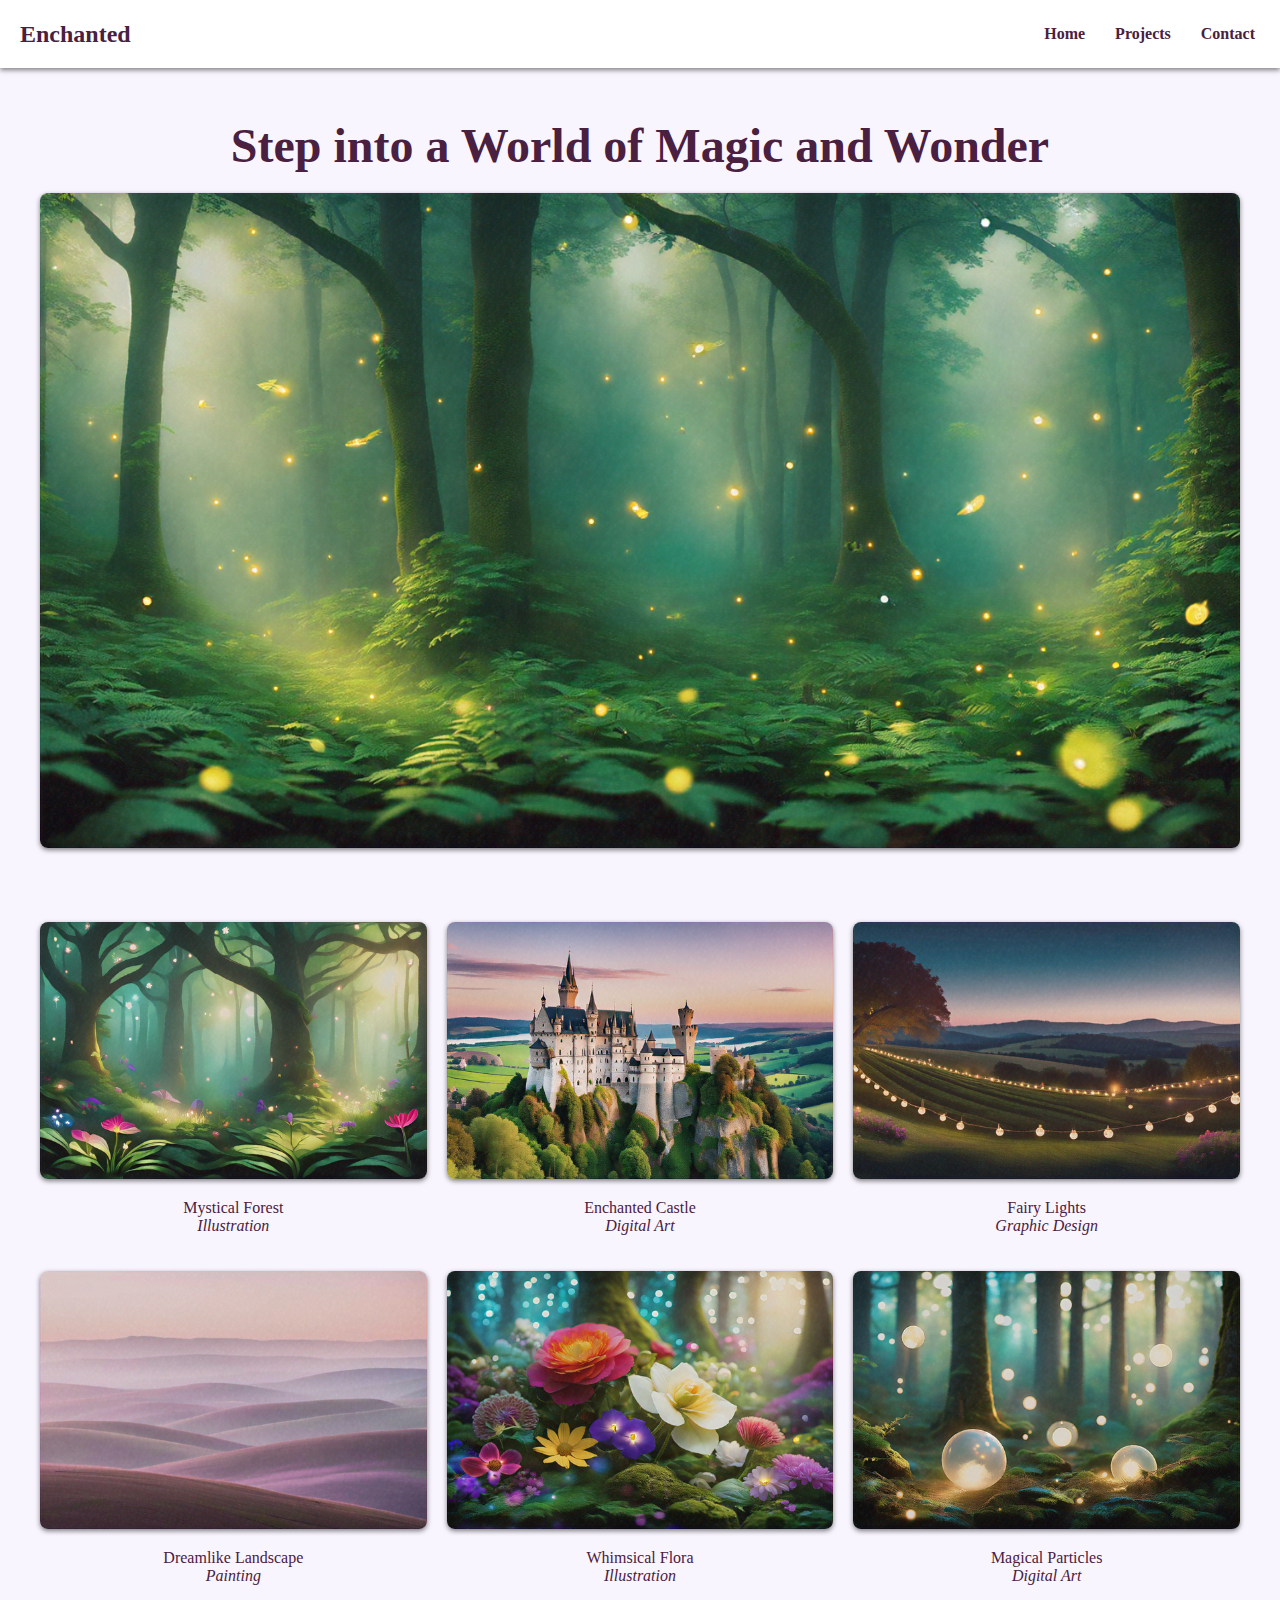
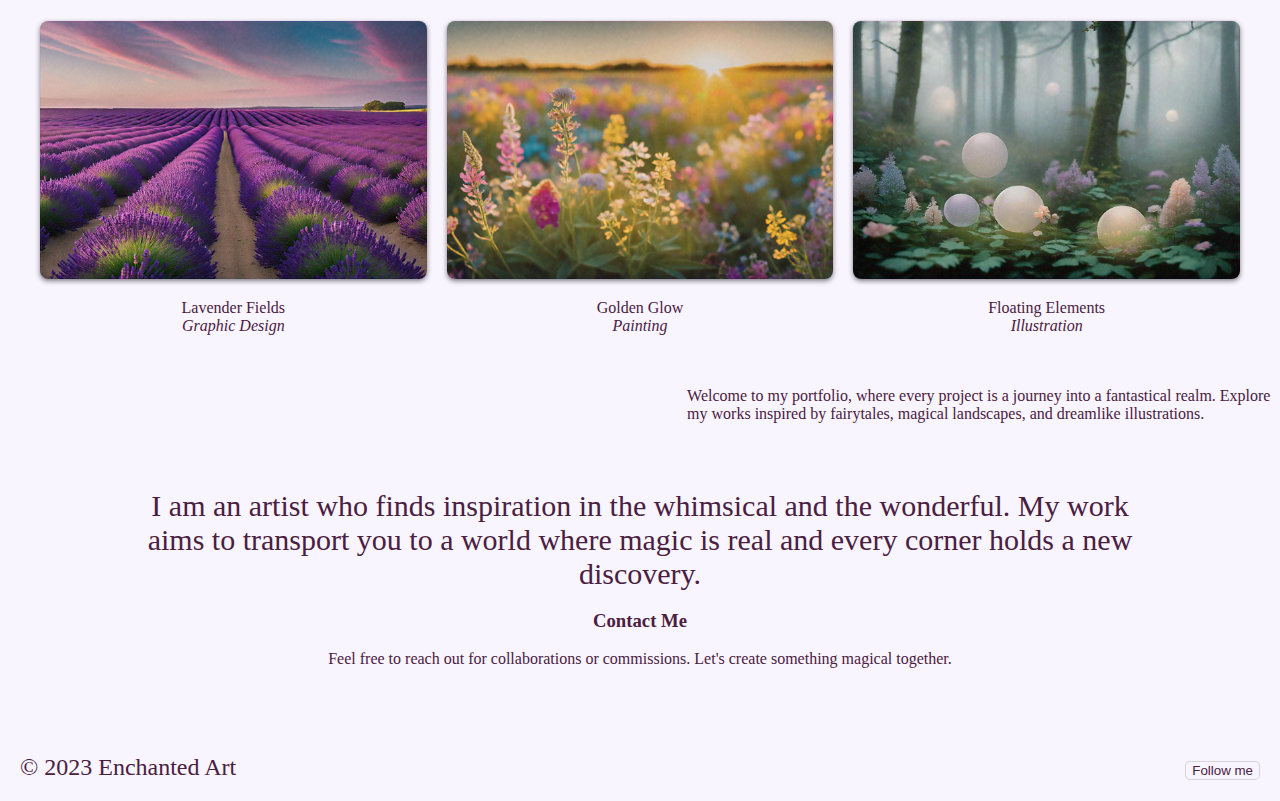
<file: capstone project/index.html>
<!DOCTYPE html>
<html lang="en">

<head>
    <meta charset="UTF-8">
    <meta name="viewport" content="width=device-width, initial-scale=1.0">
    <title>Enchanted Art</title>
    <link rel="stylesheet" href="styles.css">

</head>

<body>
    <header class="size300px1">THIS SCREEN SIZE IS NOT SUPPORTED</header>
    <div class="size300px">
    <header>
        <h1>Enchanted</h1>
        <nav>
            <a id="home" href="#main">Home</a>
            <a id="projects" href="project.html">Projects</a>
            <a id="contact" href="#contactme">Contact</a>
        </nav>
    </header>
    <div class="main" id="main">
        <h1>Step into a World of Magic and Wonder</h1>
        <img src="image 1.png" alt="Mystical Forest">
    </div>
    <div class="gallery">
        <div class="gallery-item">
            <img src="image 2.png" alt="Mystical Forest">
            <p>Mystical Forest<br><em>Illustration</em></p>
        </div>
        <div class="gallery-item">
            <img src="image 3.png" alt="Enchanted Castle">
            <p>Enchanted Castle<br><em>Digital Art</em></p>
        </div>
        <div class="gallery-item">
            <img src="image 4.png" alt="Fairy Lights">
            <p>Fairy Lights<br><em>Graphic Design</em></p>
        </div>
        <div class="gallery-item">
            <img src="image 5.png" alt="Dreamlike Landscape">
            <p>Dreamlike Landscape<br><em>Painting</em></p>
        </div>
        <div class="gallery-item">
            <img src="image 6.png" alt="Whimsical Flora">
            <p>Whimsical Flora<br><em>Illustration</em></p>
        </div>
        <div class="gallery-item">
            <img src="image 7.png" alt="Magical Particles">
            <p>Magical Particles<br><em>Digital Art</em></p>
        </div>
        <div class="gallery-item">
            <img src="image 8.png" alt="Lavender Fields">
            <p>Lavender Fields<br><em>Graphic Design</em></p>
        </div>
        <div class="gallery-item">
            <img src="image 9.png" alt="Golden Glow">
            <p>Golden Glow<br><em>Painting</em></p>
        </div>
        <div class="gallery-item">
            <img src="image 10.png" alt="Floating Elements">
            <p>Floating Elements<br><em>Illustration</em></p>
        </div>
    </div>
    
<div class="portfolio">
    <p class="gap"></p>
    <p class="portfolio_main">Welcome to my portfolio, where every project is a journey into a fantastical realm. Explore
        my works inspired by fairytales, magical landscapes, and dreamlike illustrations.</p>
</div>
    <div class="about" id="contactme">

        <p class="artist">
            I am an artist who finds inspiration in the whimsical and the wonderful. My work aims to transport you to a
            world where magic is real and every corner holds a new discovery.
        </p>
        <p>
            <h3 >Contact Me</h3>
            Feel free to reach out for collaborations or commissions. Let's create something magical together.
        </p>
    </div>
    <footer class="footer">
        <span> &copy; 2023 Enchanted Art</span>
        <a href="https://github.com/Rudra-choudhary/"><button>Follow me</button></a>
    </footer>
</div>
</body>

</html>
</file>
<file: capstone project/styles.css>
.size300px1{display: none;
width: 100vw;}
body {
    margin: 0;
    background-color: #f9f5ff;
    color: #4a2040;
}

header {
    display: flex;
    justify-content: space-between;
    align-items: center;
    padding: 20px;
    background-color: #fff;
    box-shadow: 0 2px 5px rgba(0, 0, 0, 0.5);
}

header h1 {
    margin: 0;
    font-size: 24px;
}

nav {
    display: flex;
    gap: 20px;
}

nav a {padding: 5px;
    text-decoration: none;
    color: #4a2040;
    font-weight: bold;
}
#home:hover,#projects:hover,#contact:hover{background-color: #4a2040 ; color: white; border-radius: 10px;}

.main {
    text-align: center;
    padding: 50px 20px;
}

.main h1 {
    font-size: 48px;
    margin: 0;
}

.main img {
    width: 100%;
    max-width: 1200px;
    border-radius: 8px;
    margin-top: 20px;
    box-shadow: 0 2px 5px rgba(0, 0, 0, 0.5);
}

.gallery {
    display: grid;
    grid-template-columns: 1fr 1fr 1fr;
    /* repeat(auto-fit, minmax(250px, 1fr) */
    gap: 20px;
    padding: 20px;
    max-width: 1200px;
    margin: 0 auto;
}

.gallery-item {
    text-align: center;
    transition: transform 0.3s ease;
}

.gallery-item:hover {
    transform: scale(1.05);
}

.gallery-item img {
    width: 100%;
    border-radius: 8px;
    box-shadow: 0 2px 5px rgba(0, 0, 0, 0.5);

}

.about {
    text-align: center;
    padding: 50px 20px;
    
}

.footer {display: flex;
    justify-content: space-between;
    padding: 20px;
    font-size: 24px;
    font-weight: 400;
}
button{color: #4a2040;
background-color: #f9f5ff;
border:1px solid rgba(34, 27, 32, 0.16);
border-radius: 5px;}
button:hover{background-color:#4a2040 ;color: white;}
.artist{font-size: 30px;
    display: flex;
    align-items: center;
    justify-content: center;
    margin:0 10%;}
/* doubts */
/* .gap{width: 50%;} */

.portfolio {
    display: flex;
    
}
.gap{width: 100vw}
.portfolio_main{justify-content: end;}
/* responsive changes 1 */
@media (max-width: 768px) {
    nav {
        flex-direction: column;
        align-items: center;
    }
    nav a {
        margin: 5px 0;
    }
}
@media (max-width: 340px){
    .size300px{display: none;
    background-color: black;}
    .size300px1{display: block;}
    

}
</file>
